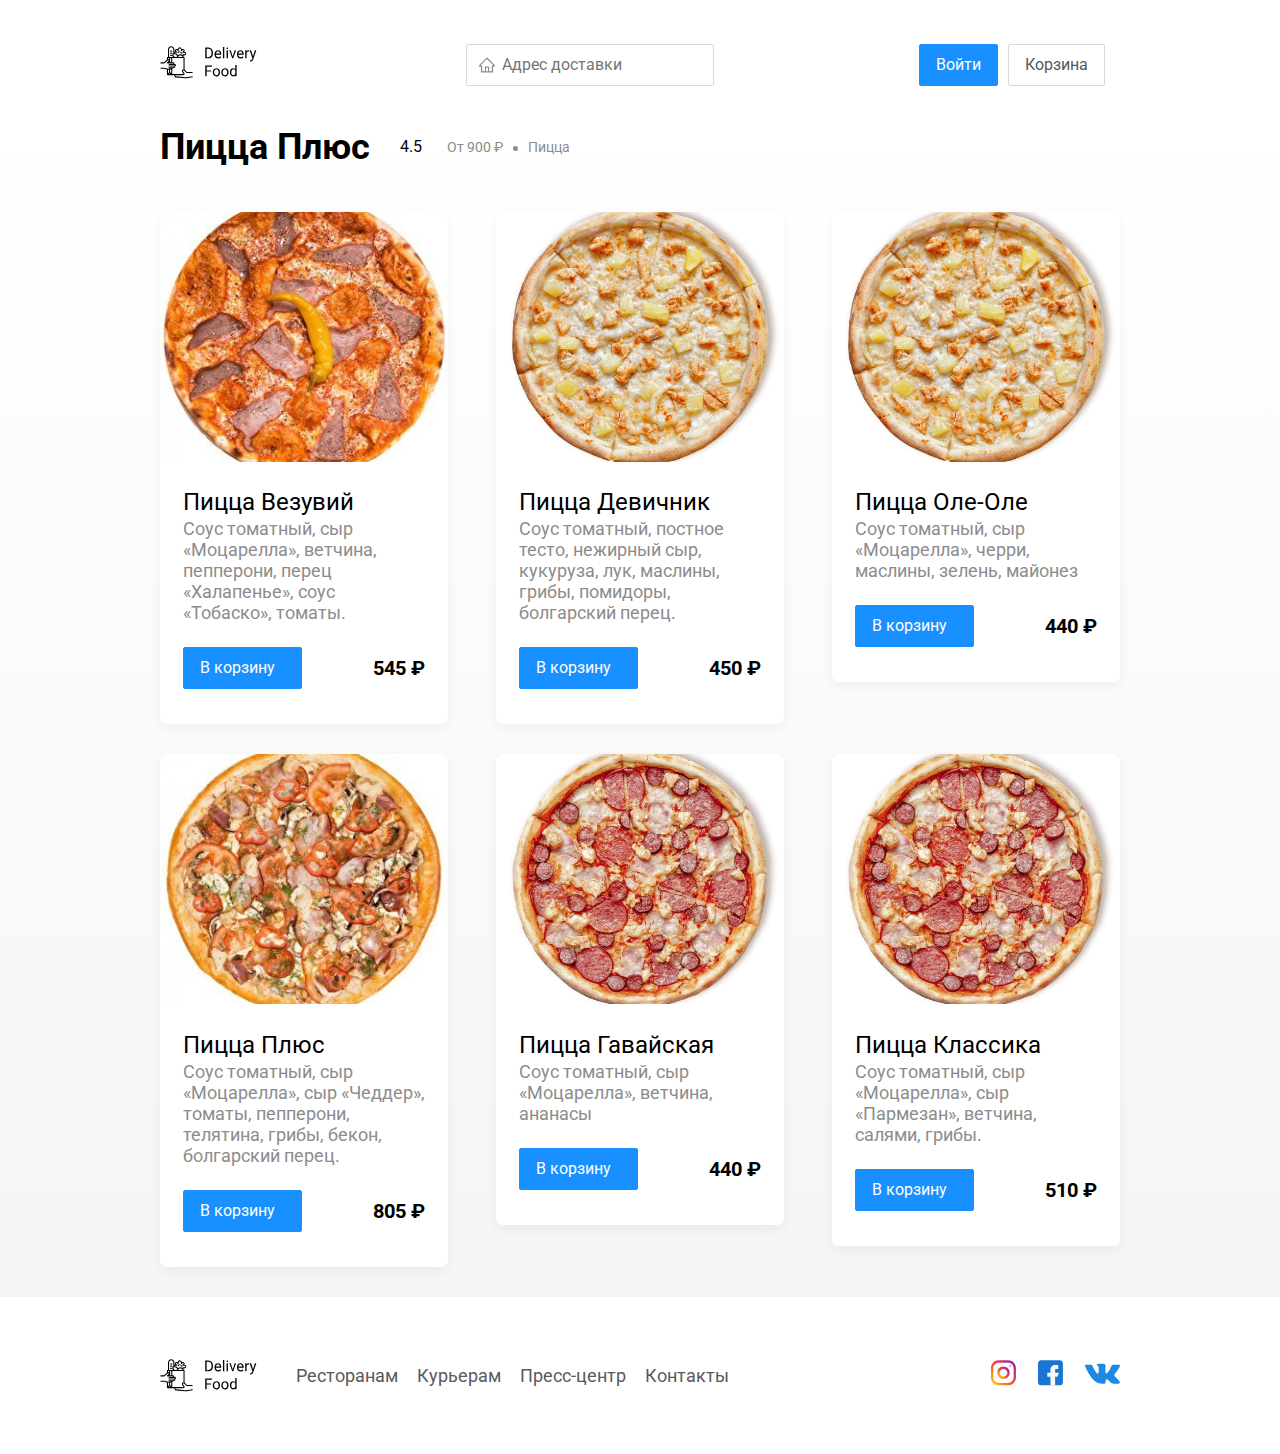
<file: restaurant.html>
<!DOCTYPE html>
<html lang="ru">
<head>
	<meta charset="UTF-8"/>
	<meta name="viewport" content="width=device-width, initial-scale=1.0"/>
	<title>PizzaBurger — доставка еды на дом</title>
	<link
			href="https://fonts.googleapis.com/css?family=Roboto:400,700&display=swap&subset=cyrillic"
			rel="stylesheet"
	/>
	<link rel="stylesheet" href="css/normalize.css"/>
	<link rel="stylesheet" href="css/style.css"/>
</head>
<body>
	<div class="container">
		<header class="header">
			<a href="index.html" class="logo">
				<img src="img/icon/logo.svg" alt="Logo"/>
			</a>
			<label class="address">
				<input type="text" class="input input-address" placeholder="Адрес доставки"/>
			</label>
			<div class="buttons">
				<button class="button button-primary button-auth">
					<span class="button-auth-svg"></span>
					<span class="button-text">Войти</span>
				</button>
				<button class="button" id="cart-button">
					<span class="button-cart-svg"></span>
					<span class="button-text">Корзина</span>
				</button>
			</div>
		</header>
	</div>
	<main class="main">
		<div class="container">
			<section class="menu">
				<div class="section-heading">
					<h2 class="section-title restaurant-title">Пицца Плюс</h2>
					<div class="card-info">
						<div class="rating">
							4.5
						</div>
						<div class="price">От 900 ₽</div>
						<div class="category">Пицца</div>
					</div>
				</div>
				<div class="cards cards-menu">
					<div class="card">
						<img src="img/pizza-plus/pizza-vesuvius.jpg" alt="image" class="card-image"/>
						<div class="card-text">
							<div class="card-heading">
								<h3 class="card-title card-title-reg">Пицца Везувий</h3>
							</div>
							<div class="card-info">
								<div class="ingredients">Соус томатный, сыр «Моцарелла», ветчина, пепперони, перец
								                         «Халапенье», соус «Тобаско», томаты.
								</div>
							</div>
							<div class="card-buttons">
								<button class="button button-primary button-add-cart">
									<span class="button-card-text">В корзину</span>
									<span class="button-cart-svg"></span>
								</button>
								<strong class="card-price-bold">545 ₽</strong>
							</div>
						</div>
					</div>
					<div class="card">
						<img src="img/pizza-plus/pizza-girls.jpg" alt="image" class="card-image"/>
						<div class="card-text">
							<div class="card-heading">
								<h3 class="card-title card-title-reg">Пицца Девичник</h3>
							</div>
							<div class="card-info">
								<div class="ingredients">Соус томатный, постное тесто, нежирный сыр, кукуруза, лук, маслины,
								                         грибы, помидоры, болгарский перец.
								</div>
							</div>
							<div class="card-buttons">
								<button class="button button-primary button-add-cart">
									<span class="button-card-text">В корзину</span>
									<span class="button-cart-svg"></span>
								</button>
								<strong class="card-price-bold">450 ₽</strong>
							</div>
						</div>
					</div>
					<div class="card">
						<img src="img/pizza-plus/pizza-oleole.jpg" alt="image" class="card-image"/>
						<div class="card-text">
							<div class="card-heading">
								<h3 class="card-title card-title-reg">Пицца Оле-Оле</h3>
							</div>
							<div class="card-info">
								<div class="ingredients">Соус томатный, сыр «Моцарелла», черри, маслины, зелень, майонез
								</div>
							</div>
							<div class="card-buttons">
								<button class="button button-primary button-add-cart">
									<span class="button-card-text">В корзину</span>
									<span class="button-cart-svg"></span>
								</button>
								<strong class="card-price-bold">440 ₽</strong>
							</div>
						</div>
					</div>
					<div class="card">
						<img src="img/pizza-plus/pizza-plus.jpg" alt="image" class="card-image"/>
						<div class="card-text">
							<div class="card-heading">
								<h3 class="card-title card-title-reg">Пицца Плюс</h3>
							</div>
							<div class="card-info">
								<div class="ingredients">Соус томатный, сыр «Моцарелла», сыр «Чеддер», томаты, пепперони,
								                         телятина, грибы, бекон, болгарский перец.
								</div>
							</div>
							<div class="card-buttons">
								<button class="button button-primary button-add-cart">
									<span class="button-card-text">В корзину</span>
									<span class="button-cart-svg"></span>
								</button>
								<strong class="card-price-bold">805 ₽</strong>
							</div>
						</div>
					</div>
					<div class="card">
						<img src="img/pizza-plus/pizza-hawaiian.jpg" alt="image" class="card-image"/>
						<div class="card-text">
							<div class="card-heading">
								<h3 class="card-title card-title-reg">Пицца Гавайская</h3>
							</div>
							<div class="card-info">
								<div class="ingredients">Соус томатный, сыр «Моцарелла», ветчина, ананасы</div>
							</div>
							<div class="card-buttons">
								<button class="button button-primary button-add-cart">
									<span class="button-card-text">В корзину</span>
									<span class="button-cart-svg"></span>
								</button>
								<strong class="card-price-bold">440 ₽</strong>
							</div>
						</div>
					</div>
					<div class="card">
						<img src="img/pizza-plus/pizza-classic.jpg" alt="image" class="card-image"/>
						<div class="card-text">
							<div class="card-heading">
								<h3 class="card-title card-title-reg">Пицца Классика</h3>
							</div>
							<div class="card-info">
								<div class="ingredients">Соус томатный, сыр «Моцарелла», сыр «Пармезан», ветчина, салями,
								                         грибы.
								</div>
							</div>
							<div class="card-buttons">
								<button class="button button-primary button-add-cart">
									<span class="button-card-text">В корзину</span>
									<span class="button-cart-svg"></span>
								</button>
								<strong class="card-price-bold">510 ₽</strong>
							</div>
						</div>
					</div>
				</div>
			</section>
		</div>
	</main>

	<footer class="footer">
		<div class="container">
			<div class="footer-block">
				<img src="img/icon/logo.svg" alt="logo" class="logo footer-logo"/>
				<nav class="footer-nav">
					<a href="#" class="footer-link">Ресторанам </a>
					<a href="#" class="footer-link">Курьерам</a>
					<a href="#" class="footer-link">Пресс-центр</a>
					<a href="#" class="footer-link">Контакты</a>
				</nav>
				<div class="social-links">
					<a href="#" class="social-link"><img src="img/social/instagram.svg" alt="instagram"/></a>
					<a href="#" class="social-link"><img src="img/social/fb.svg" alt="facebook"/></a>
					<a href="#" class="social-link"><img src="img/social/vk.svg" alt="vk"/></a>
				</div>
			</div>
		</div>
	</footer>

	<div class="modal modal-cart">
		<div class="modal-dialog">
			<div class="modal-header">
				<h3 class="modal-title">Корзина</h3>
				<button class="close">&times;</button>
			</div>
			<div class="modal-body">
				<div class="food-row">
					<span class="food-name">Ролл угорь стандарт</span>
					<strong class="food-price">250 ₽</strong>
					<div class="food-counter">
						<button class="counter-button">-</button>
						<span class="counter">1</span>
						<button class="counter-button">+</button>
					</div>
				</div>
				<div class="food-row">
					<span class="food-name">Ролл угорь стандарт</span>
					<strong class="food-price">250 ₽</strong>
					<div class="food-counter">
						<button class="counter-button">-</button>
						<span class="counter">1</span>
						<button class="counter-button">+</button>
					</div>
				</div>
				<div class="food-row">
					<span class="food-name">Ролл угорь стандарт</span>
					<strong class="food-price">250 ₽</strong>
					<div class="food-counter">
						<button class="counter-button">-</button>
						<span class="counter">1</span>
						<button class="counter-button">+</button>
					</div>
				</div>
				<div class="food-row">
					<span class="food-name">Ролл угорь стандарт</span>
					<strong class="food-price">250 ₽</strong>
					<div class="food-counter">
						<button class="counter-button">-</button>
						<span class="counter">1</span>
						<button class="counter-button">+</button>
					</div>
				</div>
			</div>
			<div class="modal-footer">
				<span class="modal-pricetag">1250 ₽</span>
				<div class="footer-buttons">
					<button class="button button-primary">Оформить заказ</button>
					<button class="button clear-cart">Отмена</button>
				</div>
			</div>
		</div>
	</div>

	<script src="js/main.js"></script>
</body>
</html>
</file>
<file: css/style.css>
* {
    box-sizing: border-box;
}
body {
    font-family: "Roboto", sans-serif;
    padding-top: 44px;
}
.container {
    max-width: 1200px;
    margin: auto;
}
.header{
    display: flex;
    align-items: center;
    justify-content: space-between;
    margin-bottom: 40px;
}
.input {
    background: #ffffff;
    border: 1px solid #d9d9d9;
    border-radius: 2px;
    font-size: 16px;
    line-height: 24px;
    padding: 8px;
    padding-left: 35px;
    background-repeat: no-repeat;
    background-position: left 11px center;
}
.input-address{
    flex: 0.8;
    background-image: url(../img/home.svg);
}
.input-search {
    width: 300px;
    background-image: url(../img/search.svg);
    margin-left: auto;
}
.buttons{
    display: flex;
    align-items: center;
}
.button {
    display: flex;
    align-items: center;
    padding: 8px 16px;
    background: #ffffff;
    border: 1px solid #d9d9d9;
    box-sizing: border-box;
    box-shadow: 0px 0px 2px rgba(0, 0, 0, 0.0015);
    border-radius: 2px;
    color: #595959;
    font-size: 16px;
    line-height: 24px;
}
.button-primary {
    background: #1890ff;
    border: 1px solid #1890ff;
    color: #fff;
    margin-right: 10px;
}
.button-icon {
    margin-right: 6px;
}
#cart-button {
    margin-right: 15px;
}
.button-card-text {
    margin-right: 10px;
}
.promo {
    box-shadow: 0px 7px 12px rgba(158, 158, 163, 0.1);
    background: #fff1b8 url(../img/pizza2.png) no-repeat top -40px right -350px / 900px;
    border-radius: 10px;
    padding: 68px 70px;
    margin-bottom: 56px;
}
.container-promo .pizza{
    background: #fff1b8 url(../img/promo/pizza.png) no-repeat top -67px right -235px / 755px;
}
.container-promo .kebab{
    background: #fff1b8 url(../img/promo/kebab.png) no-repeat top 2px right -96px / 615px;
}
.container-promo .vegetables{
    background: #fff1b8 url(../img/promo/vegetables.png) no-repeat top 0px right -15px / 839px;
}
.container-promo .sushi{
    background: #fff1b8 url(../img/promo/sushi.png) no-repeat top -50px right -168px / 650px;
}
.promo-title{
    font-style: normal;
    font-weight: bold;
    font-size: 39px;
    line-height: 46px;
    color: #302C34;
    max-width: 500px;
}
.promo-text {
    color: #302C34;
    font-size: 24px;
    font-style: normal;
    line-height: 28px;
    max-width: 538px;
}
.main {
    background: linear-gradient(180deg, rgba(245, 245, 245, 0.00) 1.04%, #F5F5F5 100%);
}
.section-heading {
    display: flex;
    align-items:center;
    margin-bottom: 44px;
}
.section-title {
    color: #000000;
    font-size: 36px;
    font-style: normal;
    font-weight: bold;
    line-height: 42px;
    margin: 0;
    margin-right: 30px;
}
.cards {
    display: flex;
    align-items: flex-start;
    justify-content: space-between;
    flex-wrap: wrap;
}

.card-buttons {
    display: flex;
    justify-content: space-between;
    align-items: center;
    margin-top: 24px;
}

.card-price-bold {
    font-weight: bold;
    font-size: 20px;
    line-height: 32px;
    margin-left: 15px;
}

.card {
    background: #ffffff;
    box-shadow: 0px 4px 12px 0px rgba(0, 0, 0, 0.05);
    border-radius: 7px;
    overflow: hidden;
    margin-bottom: 30px;
    flex-basis: 30%;
    text-decoration: none;
}

.card-image {
    width: 360px;
    height: 250px;
    object-fit: cover;
}


.card-title-reg {
    font-weight: 400;
}
.card-text {
    padding-top: 20px;
    padding-bottom: 35px;
    padding-right: 23px;
    padding-left: 23px;

}

.card-heading {
    display: flex;
    align-items: center;
    justify-content: space-between;
}

.card-title {
    margin: 0;
    font-style: normal;
    font-weight: bold;
    font-size: 24px;
    line-height: 32px;
}

.card-title-reg {
    font-weight: 400;

}


.card-tag {
    font-style: normal;
    font-weight: normal;
    font-size: 12px;
    line-height: 20px;
    color: #ffffffff;
    background: #262626;
    border-radius: 2px;
    padding: 1px 8px;
}

.card-info {
    display: flex;
    align-items: center;
    flex-wrap: wrap;

}
.card-buttons {
    display: flex;
    justify-content: space-between;
    align-items: center;
    margin-top: 24px;
}
.card-price-bold {
    font-weight: bold;
    font-size: 20px;
    line-height: 32px;
    margin-left: 15px;
}

.raiting {
    font-weight: bold;
    margin-right: 26px;
    color: #ffc107;
    font-size: 18px;
    line-height: 32px;
}

.price,
.category {
    color: #8c8c8c;
    font-size: 18px;
    line-height: 32px;
}

.price {
    margin-right: 10px;
    margin-left: 10px;
}

.ingredients {
    color: #8c8c8c;
    font-size: 18px;
    line-height: 21px;
}

.category {
    text-overflow: ellipsis;
    overflow: hidden;
    white-space: nowrap;
    max-width: 150px;
}

.price:after {
    content: "";
    width: 5px;
    height: 5px;
    background-color: #8c8c8c;
    display: inline-block;
    vertical-align: middle;
    border-radius: 50%;
    margin-left: 10px;
}
.footer {
    padding: 60px 0;
}
.footer-block {
    display: flex;
    align-items:center;
    justify-content: space-between;
}
.footer-nav {
    margin-left: 35px;
    margin-right: auto;
}
.footer-link {
    display: inline-block;
    color: #595959;
    font-size: 18px;
    font-style: normal;
    font-weight: normal;
    line-height: 21px;
    text-decoration: none;
}
.footer-link:not(:last-child) {
    margin-right: 15px;
}
.social-links {
    display: flex;
    align-items: center;
}
.social-link:not(:last-child) {
    margin-right: 21px;
}

.modal {
    display: none;
    position: fixed;
    left: 0;
    top: 0;
    width: 100%;
    height: 100%;
    background: rgba(0, 0, 0, 0.4);
}
.is-open {
    display: flex;
}

.modal-dialog {
    max-width: 780px;
    width: 95%;
    border-radius: 5px;
    background: rgba(255, 255, 255, 1);
    margin: auto;
    padding: 40px 45px;
}
.modal-header {
    display: flex;
    align-items: center;
    justify-content: space-between;
    margin-bottom: 45px;
}

.close {
    font-size: 36px;
    border: none;
    background-color: transparent;
}
.modal-body {
    margin-bottom: 30px;
    margin-top: 30px;
    text-align: center;
}
.food-row {
    display: flex;
    align-items: flex-start;
    justify-content: space-between;
    border-bottom: 1px solid #d9d9d9;
    margin-bottom: 15px;
}
.food-name {
    font-size: 18px;
    font-weight: normal;
    line-height: 32px;
}
.food-price {
    margin-left: auto;
    margin-right: 47px;
    font-weight: bold;
    font-size: 20px;
    line-height: 32px;
}
.food-counter {
    display: flex;
    align-items: center;
}
#login,
#password {
    width: 100%;
    padding: 10px;
    border: 1px solid #ccc;
    border-radius: 3px;
    font-size: 14px;
}
.counter-button {
    display: flex;
    align-items: center;
    justify-content: center;
    width: 39px;
    height: 32px;
    background: #ffffff;
    border: 1px solid #40a9ff;
    box-sizing: border-box;
    border-radius: 2px;
    font-weight: normal;
    font-size: 14px;
    line-height: 22px;
    color: #40a9ff;
}
.counter {
    font-size: 16px;
    line-height: 24px;
    margin-left: 10px;
    margin-right: 10px;
}
.modal-footer {
    display: flex;
    align-items: center;
    justify-content: space-between;
}
.footer-buttons{
    display: flex;
    align-items: center;
}
.modal-pricetag {
    background: #262626;
    border-radius: 5px;
    color: #ffffff;
    padding: 15px 20px;
   font-size: 20px;
    line-height: 23px;
}
.modal-auth {
    position: fixed;
        left: 0;
        top: 0;
        width: 100%;
        height: 100%;
        background: rgba(0, 0, 0, 0.4);
        display: none;
}
.button-out {
    display: none;
}
.modal-header {
    display: flex;
    align-items: center;
    justify-content: space-between;
    margin-bottom: 45px;
}
.is-open {
    display: flex;
}

.modal-dialog-auth {
    position: relative;
    margin: 10% auto;
    padding: 20px;
    background-color: #fff;
    border-radius: 5px;
    width: 300px;
    box-shadow: 0px 0px 10px rgba(0, 0, 0, 0.5);
    height: 430px;
}
.close-auth {
    position: absolute;
    top: 10px;
    right: 10px;
    font-size: 45px;
    cursor: pointer;
    border: none;
    background-color: transparent;
}
.modal-title {
    font-size: 18px;
    font-weight: bold;
    margin-bottom: 10px;
}
.label-auth {
    display: block;
    margin-bottom: 20px;
    text-align: left;
}
.label-auth span {
    display: block;
    font-weight: bold;
    margin-bottom: 5px;
    text-align: center;
}

.hide {
    display: none;
}
.user-name {
    display: none;
    font-weight: bold;
    font-size: 18px;
    margin-right: 45px;
}

.label-auth input[type="text"] {
    width: 100%;
    padding: 10px;
    font-size: 16px;
    border: 1px solid #ccc;
    border-radius: 5px;
}
.label-auth input[type="password"] {
    width: 100%;
    padding: 10px;
    font-size: 16px;
    border: 1px solid #ccc;
    border-radius: 5px;
}
.modal-footer {
display: flex;
    align-items: center;
    justify-content: space-between;
}
.button-login {
    background-color: #007bff;
    color: #fff;
    font-size: 18px;
    padding: 10px 20px;
    border: none;
    border-radius: 5px;
    cursor: pointer;
    transition: background-color 0.3s;
}
.button-login:hover {
    background-color: #0056b3;
}

@media (max-width: 1366px) {
    .container {
        max-width: 960px;
    }
    .promo {
        background-position: center right -300px;
        background-size: 750px;
    }
    .rating {
        margin-right: 15px;
    }
    .category,
    .price {
        font-size: 14px;
    }
        .card-image {
            width: 100%;
            height: 250px;
        }
}
@media (max-width: 992px) {
    .container {
        max-width: 750px;
    }
    .promo {
        padding: 50px;
        background-size: 500px;
        background-position: center right -200px;
    }
    .promo-text {
        font-size: 18px;
        max-width: 400px;
    }
    .card {
        flex-basis: 49%;
    }
    .footer-link {
        font-size: 16px;
    }
}

@media (max-width: 768px) {
    .container {
        max-width: 560px;
    }

    .card-info {
        flex-wrap: wrap;
    }

    .card .rating {
        flex-basis: 100%;
    }

    .card-title {
        font-size: 18px;
    }

    .card-image {
        width: 100%;
        height: 250px;
    }

    .header {
        margin-top: 20px;
        margin-bottom: 20px;
    }
    .button-primary {
        margin-left: 10px;
    }
    .button {
        font-size: 15px;
        margin-right: 10px;
    }
    .promo {
        background-size: 340px;
        background-position: bottom 30px right -200px;
    }
    .promo-title {
        font-size: 24px;
        line-height: 1.4;
    }
}
@media (max-width: 578px) {
    .container {
        width: 90%;
    }
    .header {
        flex-wrap: wrap;
    }
    .input-address {
        margin-top: 15px;
        order: 5;
        flex: 1;
    }
    .promo {
        background-image: none;
    }
    .promo-title {
        margin-bottom: 10px;
    }
    .section-title {
        font-size: 20px;
    }
    .card {
        flex-basis: 100%;
    }
    .card-image {
        width: 100%;
        height: 300px;
    }
    .footer {
        padding: 30px 0;
    }
    .footer-block {
        align-items: flex-start;
        justify-content: space-between;
    }
    .footer-nav {
        order: 0;
        margin-left: 0;
        margin-right: 0;
        display: flex;
        flex-direction: column;
    }
        
    .footer-logo {
        order: 1;
        margin-right: 15px;
    }
        
    .social-links {
        order: 2;
    }
}

@media (max-width: 480px) {
    .promo {
        padding: 20px;
    }

    .button-text {
        display: none;
    }

    .button-icon {
        margin: 0;
    }

    .button {
        min-height: 40px;
    }

    .footer-block {
        flex-wrap: wrap;
        flex-direction: column;
        align-items: center;
    }

    .footer-logo {
        order: 0;
        margin-bottom: 20px;
    }

    .footer-nav {
        margin-bottom: 20px;
        text-align: center;
    }

    .footer-link:not(:last-child) {
        margin-right: 0;
    }

}
</file>
